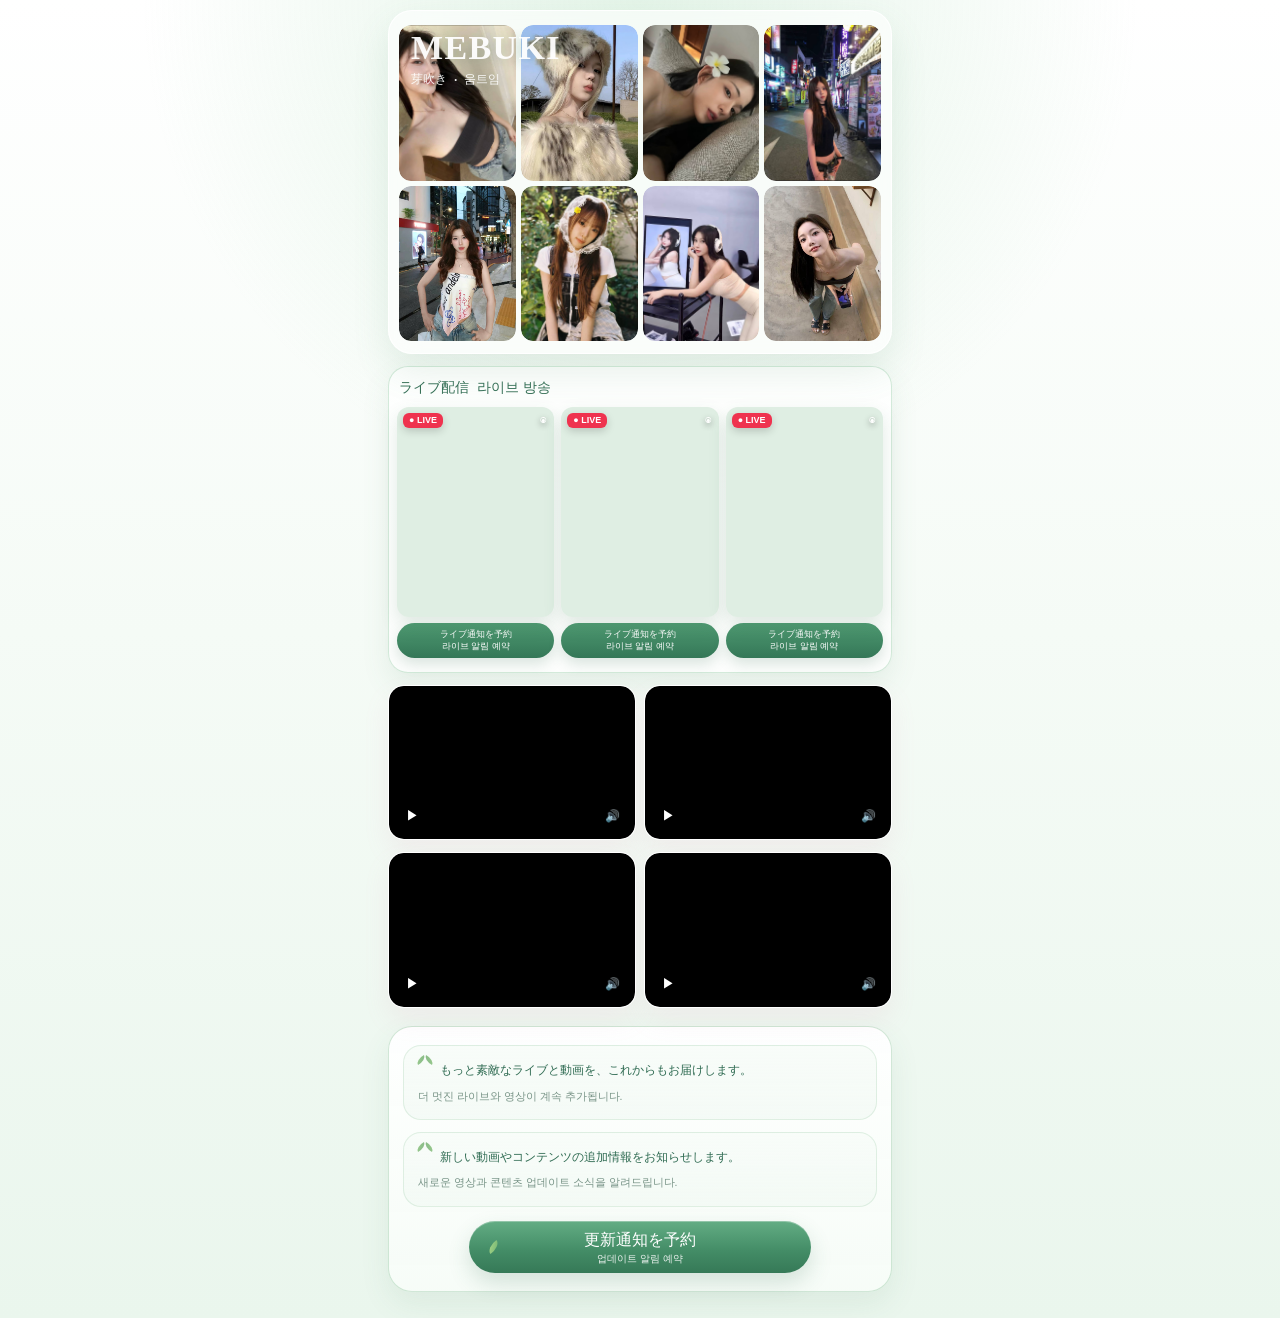
<file: index.html>
<!DOCTYPE html>
<html lang="ja">
<head>
  <meta charset="UTF-8">
  <meta
    name="viewport"
    content="width=device-width, initial-scale=1.0"
  >

<title>MEBUKI | 芽吹き・움트임</title>

  <link rel="stylesheet" href="./style.css">
</head>

<body>

  <main class="app-shell">

    <!-- IMAGE HERO -->
    <section class="image-hero">

      <header class="app-brand">
<h1>MEBUKI</h1>

        <div class="brand-languages">
<span>芽吹き</span>
          <span>·</span>
<span>움트임</span>
        </div>
      </header>

      <div class="image-grid">

        <button class="image-card" type="button">
          <img src="./assets/images/image-01.jpg" alt="">
        </button>

        <button class="image-card" type="button">
          <img src="./assets/images/image-02.jpg" alt="">
        </button>

        <button class="image-card" type="button">
          <img src="./assets/images/image-03.jpg" alt="">
        </button>

        <button class="image-card" type="button">
          <img src="./assets/images/image-04.jpg" alt="">
        </button>

        <button class="image-card" type="button">
          <img src="./assets/images/image-05.jpg" alt="">
        </button>

        <button class="image-card" type="button">
          <img src="./assets/images/image-06.jpg" alt="">
        </button>

        <button class="image-card" type="button">
          <img src="./assets/images/image-07.jpg" alt="">
        </button>

        <button class="image-card" type="button">
          <img src="./assets/images/image-08.jpg" alt="">
        </button>

      </div>

    </section>


    <!-- LIVE PREVIEW ROW -->
<section class="live-section">
  <div class="live-section-title">
    <span>ライブ配信</span>
    <span>라이브 방송</span>
  </div>

  <div class="live-grid">

    <a class="live-card" href="#" id="live-link-1">
      <div class="live-media">
        <video
src="./assets/videos/live-preview-01.mp4"
          muted
          loop
          playsinline
          autoplay
          preload="metadata"
        ></video>

        <span class="live-badge">● LIVE</span>
        <span class="live-signal">◉</span>
    </div>

<div class="live-button">
  <span>ライブ通知を予約</span>
  <span>라이브 알림 예약</span>
</div>
    </a>

    <a class="live-card" href="#" id="live-link-2">
      <div class="live-media">
        <video
src="./assets/videos/live-preview-02.mp4"
          muted
          loop
          playsinline
          autoplay
          preload="metadata"
        ></video>

        <span class="live-badge">● LIVE</span>
        <span class="live-signal">◉</span>
      </div>

<div class="live-button">
  <span>ライブ通知を予約</span>
  <span>라이브 알림 예약</span>
</div>
    </a>

    <a class="live-card" href="#" id="live-link-3">
      <div class="live-media">
        <video
src="./assets/videos/live-preview-03.mp4"
          muted
          loop
          playsinline
          autoplay
          preload="metadata"
        ></video>

        <span class="live-badge">● LIVE</span>
        <span class="live-signal">◉</span>
      </div>

<div class="live-button">
  <span>ライブ通知を予約</span>
  <span>라이브 알림 예약</span>
</div>
    </a>

  </div>
</section>

<!-- VIDEO ROW 01 -->
<section class="video-row">

  <article class="video-card">
    <div class="video-player">
      <video
        src="./assets/videos/video-01.mp4"
        playsinline
        preload="metadata"
      ></video>

<button class="video-mini-play" type="button" aria-label="play">
  &#9654;
</button>

<button class="video-mini-sound" type="button" aria-label="sound">
  &#128266;
</button>
    </div>
  </article>

  <article class="video-card">
    <div class="video-player">
      <video
        src="./assets/videos/video-02.mp4"
        playsinline
        preload="metadata"
      ></video>

<button class="video-mini-play" type="button" aria-label="play">
  &#9654;
</button>

<button class="video-mini-sound" type="button" aria-label="sound">
  &#128266;
</button>
    </div>
  </article>

</section>


<!-- VIDEO ROW 02 -->
<section class="video-row">

  <article class="video-card">
    <div class="video-player">
      <video
        src="./assets/videos/video-03.mp4"
        playsinline
        preload="metadata"
      ></video>

<button class="video-mini-play" type="button" aria-label="play">
  &#9654;
</button>

<button class="video-mini-sound" type="button" aria-label="sound">
  &#128266;
</button>
    </div>
  </article>

  <article class="video-card">
    <div class="video-player">
      <video
        src="./assets/videos/video-04.mp4"
        playsinline
        preload="metadata"
      ></video>

<button class="video-mini-play" type="button" aria-label="play">
  &#9654;
</button>

<button class="video-mini-sound" type="button" aria-label="sound">
  &#128266;
</button>
    </div>
  </article>

</section>
<!-- MEDIA & DOWNLOAD INFO -->
<section class="media-download-section">

<div class="media-info-block sprout-card">
      <p class="jp">
      もっと素敵なライブと動画を、これからもお届けします。
    </p>

    <p class="kr">
      더 멋진 라이브와 영상이 계속 추가됩니다.
    </p>
  </div>

<div class="download-guide sprout-card">
  <p class="jp">
    新しい動画やコンテンツの追加情報をお知らせします。
  </p>

  <p class="kr">
    새로운 영상과 콘텐츠 업데이트 소식을 알려드립니다.
  </p>
</div>

<a
  class="apk-download-btn"
href="javascript:void(0)"
  id="content-reminder-link"
>
  <span class="apk-leaf">◆</span>
  <span>更新通知を予約</span>
  <span>업데이트 알림 예약</span>
</a>

</section>


    <!-- COMING SOON -->
  </main>

  <script src="./main.js"></script>

</body>
</html>
</file>
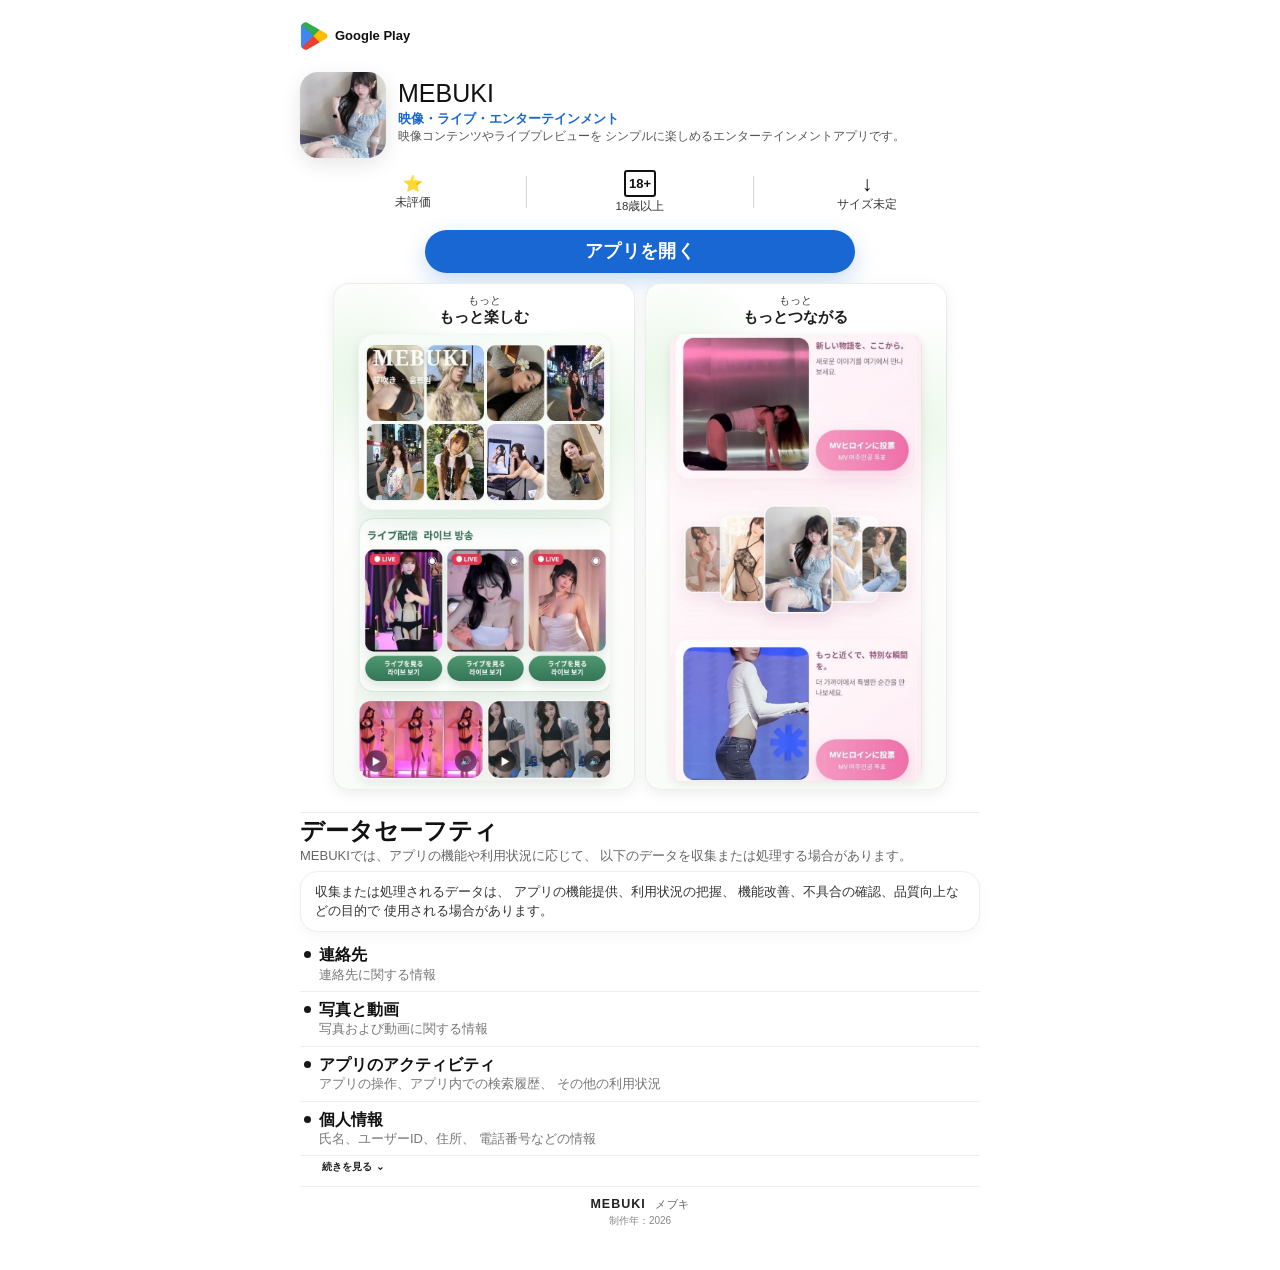
<file: landing/index.html>
<!DOCTYPE html>
<html lang="ja">
<head>
  <meta charset="UTF-8" />
  <meta name="viewport" content="width=device-width, initial-scale=1.0" />

  <title>MEBUKI</title>

  <link rel="stylesheet" href="./style.css" />
</head>

<body>
  <main class="page">
<div class="mini-app-brand">
  <img
    class="mini-app-icon"
    src="../assets/images/mebuki-mini.png"
    alt="Google Play"
  />

  <span class="mini-app-name">
    Google Play
  </span>
</div>

    <section class="app-header">
<div class="app-icon-wrap">
  <img
    class="app-icon"
    src="../assets/images/mebuki-icon.png"
    alt="MEBUKI"
  />
</div>

      <div class="app-info">
        <h1>MEBUKI</h1>

        <p class="app-category">
          映像・ライブ・エンターテインメント
        </p>

        <p class="app-description">
          映像コンテンツやライブプレビューを
          シンプルに楽しめるエンターテインメントアプリです。
        </p>
      </div>
    </section>
<div class="app-meta">

  <div class="meta-item">
    <div class="rating-icon">⭐</div>
    <div class="meta-text">
      未評価
    </div>
  </div>

  <div class="meta-divider"></div>

  <div class="meta-item">
    <div class="age-badge">18+</div>
    <div class="meta-text">
      18歳以上
    </div>
  </div>

  <div class="meta-divider"></div>

  <div class="meta-item">
    <div class="download-size-icon">
      ↓
    </div>
    <div class="meta-text">
      サイズ未定
    </div>
  </div>

</div>

    <section class="download-section">
<a
  class="download-button"
  href="https://github.com/lakshpe-official/mebuki/releases/download/v1.0/MEBUKI.apk"
  id="download-button"
>
  アプリを開く
</a>
<div class="promo-row">

  <div class="promo-card">
<div class="promo-title">
  <span>もっと</span>
  <strong>もっと楽しむ</strong>
</div>

    <img
      src="../assets/promo-1.jpg"
      alt="MEBUKI 更多精彩"
    >
  </div>

  <div class="promo-card">
<div class="promo-title">
  <span>もっと</span>
  <strong>もっとつながる</strong>
</div>

    <img
      src="../assets/promo-2.jpg"
      alt="MEBUKI 更多互动"
    >
  </div>

</div>
    </section>

<section class="policy-section">

  <div class="section-heading">
    <div>
      <h2>データセーフティ</h2>

      <p>
        MEBUKIでは、アプリの機能や利用状況に応じて、
        以下のデータを収集または処理する場合があります。
      </p>
    </div>
  </div>

  <div class="policy-card">
    <p>
      収集または処理されるデータは、
      アプリの機能提供、利用状況の把握、
      機能改善、不具合の確認、品質向上などの目的で
      使用される場合があります。
    </p>
  </div>

  <div class="policy-list">

    <div class="policy-item">
      <div class="policy-icon">01</div>

      <div class="policy-text">
        <h3>連絡先</h3>
        <p>連絡先に関する情報</p>
      </div>
    </div>

    <div class="policy-item">
      <div class="policy-icon">02</div>

      <div class="policy-text">
        <h3>写真と動画</h3>
        <p>写真および動画に関する情報</p>
      </div>
    </div>

    <div class="policy-item">
      <div class="policy-icon">03</div>

      <div class="policy-text">
        <h3>アプリのアクティビティ</h3>
        <p>
          アプリの操作、アプリ内での検索履歴、
          その他の利用状況
        </p>
      </div>
    </div>

    <div class="policy-item">
      <div class="policy-icon">04</div>

      <div class="policy-text">
        <h3>個人情報</h3>
        <p>
          氏名、ユーザーID、住所、
          電話番号などの情報
        </p>
      </div>
    </div>
    <button class="rules-toggle" id="rules-toggle" type="button">
  続きを見る
  <span class="rules-toggle-arrow">⌄</span>
</button>

    <div id="more-rules" class="more-rules">
    <div class="policy-item">
      <div class="policy-icon">05</div>

      <div class="policy-text">
        <h3>音声</h3>
        <p>
          音声または音声ファイルに関する情報
        </p>
      </div>
    </div>

    <div class="policy-item">
      <div class="policy-icon">06</div>

      <div class="policy-text">
        <h3>位置情報</h3>
        <p>
          おおよその位置情報および正確な位置情報
        </p>
      </div>
    </div>

    <div class="policy-item">
      <div class="policy-icon">07</div>

      <div class="policy-text">
        <h3>アプリの情報とパフォーマンス</h3>
        <p>
          クラッシュログ、診断情報、
          アプリのパフォーマンスに関する情報
        </p>
      </div>
    </div>

<div class="policy-item">
  <div class="policy-icon">08</div>

  <div>
    <h3>データの暗号化</h3>
    <p>データは送信中に暗号化されます。</p>
  </div>
</div>

  </div>
<footer class="page-footer">
  <div class="footer-brand">
    MEBUKI <span class="footer-jp">メブキ</span>
  </div>

  <div class="footer-year">
    制作年：2026
  </div>
</footer>

</section>

  </main>

  <script src="./main.js"></script>
</body>
</html>
</file>
<file: style.css>
:root {
  font-family: Arial, Helvetica, sans-serif;
  color: #315f50;
  background: #fbfffc;
  font-synthesis: none;
  text-rendering: optimizeLegibility;
}

* {
  box-sizing: border-box;
}

html,
body {
  margin: 0;
  min-width: 320px;
  background:
    radial-gradient(circle at top, rgba(177, 224, 188, 0.34), transparent 34%),
    linear-gradient(180deg, #ffffff 0%, #f5fbf6 48%, #eaf6ed 100%);
}

img,
video {
  display: block;
  width: 100%;
}

button {
  font: inherit;
}

.app-shell {
  width: min(100%, 520px);
  margin: 0 auto;
  padding: 10px 8px 26px;
}


/* ===== IMAGE HERO ===== */

.image-hero {
  position: relative;
  padding: 14px 10px 12px;
  overflow: hidden;
  border-radius: 24px;
  background: rgba(255, 255, 255, 0.58);
  border: 1px solid rgba(255, 255, 255, 0.9);
box-shadow: 0 16px 36px rgba(92, 151, 116, 0.14);
  backdrop-filter: blur(14px);
}

.app-brand {
  position: absolute;
  top: 20px;
  left: 22px;
  z-index: 20;
  pointer-events: none;
}

.app-brand h1 {
  margin: 0;
  font-family: Georgia, "Times New Roman", serif;
  font-size: 34px;
  line-height: 1;
  letter-spacing: 0.04em;
  color: rgba(255, 255, 255, 0.94);
text-shadow: 0 2px 12px rgba(45, 99, 74, 0.28);
}

.brand-languages {
  display: flex;
  align-items: center;
  gap: 7px;
  margin-top: 6px;
  color: rgba(255, 255, 255, 0.9);
  font-size: 12px;
  font-weight: 700;
text-shadow: 0 2px 10px rgba(45, 99, 74, 0.28);
}

.image-grid {
  display: grid;
  grid-template-columns: repeat(4, 1fr);
  gap: 5px;
}

.image-card {
  position: relative;
  padding: 0;
  overflow: hidden;
  border: 0;
  border-radius: 12px;
  background: transparent;
  cursor: pointer;
  transition:
    transform 0.25s ease,
    box-shadow 0.25s ease,
    z-index 0.1s ease;
}

.image-card img {
  width: 100%;
  aspect-ratio: 3 / 4;
  object-fit: cover;
  border-radius: inherit;
}

.image-card.is-active {
  z-index: 30;
  transform: scale(1.12);
box-shadow: 0 14px 28px rgba(79, 145, 105, 0.24);
}


/* ===== VIDEO ROWS ===== */

.video-row {
  display: grid;
  grid-template-columns: 1fr 1fr;
  gap: 8px;
  margin-top: 12px;
}

.video-card {
  overflow: hidden;
  border-radius: 16px;
  background: rgba(255, 255, 255, 0.7);
  border: 1px solid rgba(255, 255, 255, 0.9);
  box-shadow: 0 12px 26px rgba(215, 137, 170, 0.11);
}

.video-card video {
  width: 100%;
  aspect-ratio: 16 / 10;
  object-fit: cover;
  background: #000;
}


/* ===== COMING SOON ===== */

.coming-soon {
  position: relative;
  margin-top: 18px;
  padding: 14px 14px 14px 46px;
  text-align: left;
  border-radius: 18px;
  background: rgba(255, 255, 255, 0.76);
  border: 1px solid rgba(145, 198, 159, 0.34);
  box-shadow: 0 8px 20px rgba(78, 132, 96, 0.07);
  overflow: hidden;
}

.coming-soon::before {
  content: "🌱";
  position: absolute;
  left: 16px;
  top: 50%;
  transform: translateY(-50%);
  font-size: 23px;
  line-height: 1;
  opacity: 0.9;
}

.coming-soon p {
  margin: 0;
}

.coming-soon .jp {
  font-size: 13px;
  line-height: 1.55;
  font-weight: 700;
  color: #356f57;
}

.coming-soon .kr {
  margin-top: 5px;
  font-size: 11px;
  line-height: 1.55;
  color: #6b8d7d;
}

/* ===== SMALL MOBILE ===== */

@media (max-width: 390px) {
  .app-shell {
    padding-left: 6px;
    padding-right: 6px;
  }

  .image-grid {
    gap: 4px;
  }

  .app-brand {
    top: 17px;
    left: 18px;
  }

  .app-brand h1 {
    font-size: 30px;
  }

  .brand-languages {
    font-size: 11px;
  }

  .video-row {
    gap: 6px;
  }
}
/* ===== LIVE PREVIEW ===== */

.live-section {
  margin-top: 12px;
  padding: 12px 8px 14px;
  border-radius: 20px;
  background: rgba(255, 255, 255, 0.78);
  border: 1px solid rgba(154, 205, 170, 0.42);
  box-shadow: 0 12px 28px rgba(74, 129, 95, 0.10);
}

.live-section-title {
  display: flex;
  align-items: center;
  gap: 8px;
  margin-bottom: 10px;
  padding: 0 2px;
  color: #367057;
  font-size: 14px;
  font-weight: 700;
}

.live-grid {
  display: grid;
  grid-template-columns: repeat(3, 1fr);
  gap: 7px;
}

.live-card {
  display: block;
  min-width: 0;
  color: inherit;
  text-decoration: none;
}

.live-media {
  position: relative;
  overflow: hidden;
  border-radius: 12px;
  background: #dfeee3;
  aspect-ratio: 3 / 4;
  box-shadow: 0 8px 18px rgba(62, 111, 80, 0.15);
}

.live-media video {
  width: 100%;
  height: 100%;
  object-fit: cover;
}

.live-badge {
  position: absolute;
  top: 6px;
  left: 6px;
  z-index: 3;
  padding: 3px 6px;
  border-radius: 6px;
  background: #ef334f;
  color: #ffffff;
  font-size: 9px;
  font-weight: 800;
  line-height: 1;
  box-shadow: 0 3px 8px rgba(0, 0, 0, 0.18);
}

.live-signal {
  position: absolute;
  top: 6px;
  right: 7px;
  z-index: 3;
  color: #ffffff;
  font-size: 13px;
  font-weight: 700;
  text-shadow: 0 2px 6px rgba(0, 0, 0, 0.45);
}

.live-button {
  display: flex;
  flex-direction: column;
  align-items: center;
  gap: 1px;
  margin-top: 6px;
  padding: 6px 4px;
  border-radius: 999px;
  background: linear-gradient(180deg, #4f9a72 0%, #347757 100%);
  color: #ffffff;
  font-size: 9px;
  font-weight: 700;
  line-height: 1.2;
  text-align: center;
  box-shadow: 0 6px 14px rgba(54, 112, 82, 0.18);
}

.live-card:active {
  transform: scale(0.98);
}
/* ===== MEDIA & DOWNLOAD INFO ===== */

.media-download-section {
  margin-top: 18px;
  padding: 18px 14px;
  border-radius: 24px;
  background:
    linear-gradient(
      180deg,
      rgba(255, 255, 255, 0.94) 0%,
      rgba(247, 252, 248, 0.92) 100%
    );
  border: 1px solid rgba(145, 198, 159, 0.42);
  box-shadow:
    0 12px 30px rgba(67, 120, 86, 0.09),
    inset 0 1px 0 rgba(255, 255, 255, 0.90);
}

.media-info-block,
.download-guide,
.web-access-info {
  padding: 14px 14px;
  border-radius: 18px;
  background:
    linear-gradient(
      180deg,
      rgba(247, 252, 248, 0.88) 0%,
      rgba(242, 249, 244, 0.78) 100%
    );
  border: 1px solid rgba(167, 208, 177, 0.30);
}

.download-guide,
.web-access-info {
  margin-top: 12px;
}

.media-download-section p {
  margin: 0;
}

.media-download-section .jp {
  font-size: 12px;
  line-height: 1.7;
  font-weight: 700;
  color: #2f6b52;
}

.media-download-section .kr {
  margin-top: 7px;
  font-size: 10.5px;
  line-height: 1.65;
  color: #789487;
}

.apk-download-btn {
  display: flex;
  flex-direction: column;
  align-items: center;
  justify-content: center;

width: 72%;
  margin: 14px auto 0;
padding: 9px 14px;

  border-radius: 999px;
  text-decoration: none;

  background:
    linear-gradient(
      180deg,
      #63ad84 0%,
      #438c66 58%,
      #367957 100%
    );

  color: #ffffff;

  box-shadow:
    0 10px 22px rgba(48, 108, 76, 0.18),
    inset 0 1px 0 rgba(255, 255, 255, 0.30);

  transition:
    transform 0.18s ease,
    box-shadow 0.18s ease;
}

.apk-download-btn span:first-child {
  font-size: 11px;
  font-weight: 800;
  letter-spacing: 0.02em;
  line-height: 1.25;
}

.apk-download-btn span:last-child {
  margin-top: 2px;
  font-size: 9.5px;
  font-weight: 600;
  line-height: 1.25;
  opacity: 0.90;
}
.apk-download-btn:active {
  transform: scale(0.98);
  box-shadow:
    0 4px 12px rgba(54, 112, 82, 0.18),
    inset 0 1px 0 rgba(255, 255, 255, 0.20);
}
/* ===== SMALL VIDEO CONTROLS ===== */

.video-player {
  position: relative;
  overflow: hidden;
  border-radius: 14px;
  background: #000;
}

.video-player video {
  width: 100%;
  display: block;
}

.video-mini-play,
.video-mini-sound {
  position: absolute;
  z-index: 5;
  display: grid;
  place-items: center;
  width: 30px;
  height: 30px;
  padding: 0;
  border: 0;
  border-radius: 50%;
  background: rgba(0, 0, 0, 0.48);
  color: #fff;
  font-size: 13px;
  cursor: pointer;
  backdrop-filter: blur(4px);
}

.video-mini-play {
  left: 8px;
  bottom: 8px;
}

.video-mini-sound {
  right: 8px;
  bottom: 8px;
  font-size: 12px;
}

.video-mini-play:active,
.video-mini-sound:active {
  transform: scale(0.94);
}
/* ===== SMALL SPROUT DECORATION ===== */

.sprout-card {
  position: relative;
}

.sprout-card::before,
.sprout-card::after {
  content: "";
  position: absolute;
  top: 11px;
  width: 10px;
  height: 6px;
  border-radius: 100% 0 100% 0;
  background: linear-gradient(
    135deg,
    rgba(120, 188, 96, 0.88),
    rgba(72, 145, 78, 0.88)
  );
  opacity: 0.78;
}

.sprout-card::before {
  left: 12px;
  transform: rotate(-28deg);
}

.sprout-card::after {
  left: 20px;
  transform: scaleX(-1) rotate(-28deg);
}

.sprout-card .jp {
  padding-left: 22px;
}

.apk-download-btn {
  position: relative;
}

.apk-leaf {
  position: absolute;
  left: 18px;
  top: 50%;
  width: 13px;
  height: 8px;
  transform: translateY(-50%) rotate(-35deg);
  border-radius: 100% 0 100% 0;
  background: linear-gradient(
    135deg,
    #b6df8d,
    #6eb270
  );
  color: transparent;
  opacity: 0.95;
}
</file>
<file: landing/style.css>
* {
  box-sizing: border-box;
}

html,
body {
  margin: 0;
  padding: 0;
  width: 100%;
  background: #ffffff;
  color: #111111;
  font-family:
    -apple-system,
    BlinkMacSystemFont,
    "Segoe UI",
    "Hiragino Kaku Gothic ProN",
    "Yu Gothic",
    sans-serif;
  overflow-x: hidden;
}

body {
  padding: 22px 16px 40px;
}

.page {
  width: 100%;
  max-width: 680px;
  margin: 0 auto;
}

.app-header {
  display: flex;
  align-items: flex-start;
  gap: 12px;
  padding: 3px 0 5px;
}

.app-icon-wrap {
  flex: 0 0 76px;
}

.app-icon {
  display: block;
  width: 76px;
  height: 76px;
  object-fit: cover;
  border-radius: 18px;
  box-shadow: 0 6px 20px rgba(0, 0, 0, 0.10);
}

.app-info {
  flex: 1;
  min-width: 0;
}

.app-info h1 {
  margin: 0 0 4px;
  font-size: 25px;
  line-height: 1.12;
  font-weight: 400;
  color: #111111;
}

.app-category {
  margin: 0 0 4px;
  font-size: 13px;
  line-height: 1.35;
  font-weight: 700;
  color: #1967d2;
}

.app-description {
  margin: 0;
  font-size: 11.8px;
  line-height: 1.55;
  color: #555555;
}

.app-meta {
  display: flex;
  align-items: center;
  justify-content: center;
  width: 100%;
  margin: 2px 0 3px;
}

.meta-item {
  flex: 1;
  display: flex;
  flex-direction: column;
  align-items: center;
  justify-content: center;
  min-height: 48px;
}

.meta-divider {
  width: 1px;
  height: 32px;
  background: #d6d6d6;
}

.age-badge {
  display: flex;
  align-items: center;
  justify-content: center;
  min-width: 30px;
  height: 27px;
  padding: 0 3px;
  border: 2px solid #111111;
  border-radius: 3px;
  color: #111111;
  font-size: 13px;
  line-height: 1;
  font-weight: 700;
}

.download-size-icon {
  height: 22px;
  display: flex;
  align-items: center;
  justify-content: center;
  color: #111111;
  font-size: 21px;
  line-height: 1;
  font-weight: 500;
}

.meta-text {
  margin-top: 3px;
  color: #333333;
  font-size: 11.5px;
  line-height: 1.2;
  font-weight: 500;
}
.download-section {
  width: 94%;
  margin: 2px auto 10px;
}

.download-button {
  display: flex;
  align-items: center;
  justify-content: center;
  width: 100%;
  min-height: 43px;
  padding: 0 14px;
  border-radius: 24px;
background: #1967d2;
  color: #ffffff;
  text-decoration: none;
  font-size: 14.5px;
  font-weight: 800;
  letter-spacing: 0.02em;
box-shadow: 0 8px 22px rgba(25, 103, 210, 0.24);
  transition:
    transform 0.18s ease,
    box-shadow 0.18s ease,
    opacity 0.18s ease;
}

.download-button:active {
  transform: scale(0.985);
  box-shadow: 0 4px 14px rgba(25, 103, 210, 0.20);
}

.policy-section {
  border-top: 1px solid #ececec;
  padding-top: 12px;
}

.section-heading h2 {
  margin: 0 0 3px;
  font-size: 22px;
  line-height: 1.25;
  font-weight: 800;
  color: #111111;
}

.section-heading p {
  margin: 0;
  font-size: 11.8px;
  line-height: 1.55;
  color: #666666;
}

.policy-card {
  margin-top: 10px;
  padding: 13px 14px;
  border: 1px solid #eeeeee;
  border-radius: 17px;
  background: #ffffff;
  box-shadow: 0 4px 14px rgba(0, 0, 0, 0.04);
}

.policy-card > p {
  margin: 0;
  font-size: 11.8px;
  line-height: 1.6;
  color: #333333;
}

.policy-list {
  margin-top: 8px;
}

.policy-item {
  display: flex;
  gap: 10px;
  padding: 10px 2px;
  border-bottom: 1px solid #eeeeee;
}

.policy-icon {
  flex: 0 0 30px;
  height: 30px;
  display: flex;
  align-items: center;
  justify-content: center;
  border-radius: 50%;
  background: #fff0f7;
  color: #db438c;
  font-size: 10px;
  font-weight: 800;
}

.policy-text h3 {
  margin: 0 0 2px;
  font-size: 13.5px;
  line-height: 1.35;
  font-weight: 800;
  color: #111111;
}

.policy-text p {
  margin: 0;
  font-size: 11px;
  line-height: 1.5;
  color: #666666;
}

@media (max-width: 480px) {

  body {
    padding: 14px 14px 28px;
  }

  .app-header {
    gap: 12px;
    padding: 4px 0 6px;
  }

.app-meta {
  margin: 2px 0 3px;
}

  .meta-item {
    min-height: 54px;
  }

.download-section {
  width: 94%;
  margin: 2px auto 10px;
}

  .download-button {
    min-height: 46px;
    font-size: 15px;
  }
.policy-section {
  padding-top: 12px;
}

  .section-heading h2 {
    margin-bottom: 3px;
    font-size: 20px;
  }

  .section-heading p {
    line-height: 1.55;
  }

  .policy-card {
    margin-top: 12px;
    padding: 14px;
  }

  .policy-list {
    margin-top: 8px;
  }

  .policy-item {
    gap: 10px;
    padding: 12px 2px;
  }

  .policy-text h3 {
    margin-bottom: 3px;
  }

  .policy-text p {
    line-height: 1.55;
  }
}
.mini-app-brand {
  display: flex;
  align-items: center;
justify-content: flex-start;
  gap: 7px;
  margin-bottom: 14px;
}

.mini-app-icon {
  width: 28px;
  height: 28px;
  object-fit: cover;
  border-radius: 7px;
}

.mini-app-name {
  font-size: 13px;
  font-weight: 800;
  line-height: 28px;
  color: #111111;
}
.page-footer {
  margin-top: 10px;
  padding: 10px 0 2px;
  border-top: 1px solid #eeeeee;
  text-align: center;
}

.footer-brand {
  font-size: 12.5px;
  font-weight: 600;
  letter-spacing: 0.08em;
  color: #222222;
}

.footer-jp {
  margin-left: 5px;
  font-size: 11px;
  font-weight: 400;
  letter-spacing: 0.04em;
  color: #666666;
}

.footer-year {
  margin-top: 2px;
  font-size: 10px;
  color: #888888;
}
.more-rules {
  display: none;
}

.more-rules.is-open {
  display: block;
}

.rules-toggle {
  width: 100%;
  margin: 2px 0 0;
  padding: 13px 12px;

  display: flex;
  align-items: center;
  justify-content: center;
  gap: 8px;

  border: none;
  border-top: 1px solid rgba(0, 0, 0, 0.08);
  border-bottom: 1px solid rgba(0, 0, 0, 0.08);

  background: rgba(255, 245, 249, 0.75);

  color: #d93f7c;
  font-size: 13px;
  font-weight: 700;

  cursor: pointer;
}

.rules-toggle-arrow {
  display: inline-block;
  font-size: 16px;
  line-height: 1;

  transition: transform 0.22s ease;
}

.rules-toggle.is-open .rules-toggle-arrow {
  transform: rotate(180deg);
}
/* ===== Policy section compact final override ===== */

/* 每一项整体压缩间距 */
.policy-item {
  display: flex;
  align-items: flex-start;
  gap: 10px;

  padding: 14px 4px;
}

/* 原来的 01–08 数字圆圈改成黑色小圆点 */
.policy-icon {
  width: 7px;
  height: 7px;

  min-width: 7px;
  flex: 0 0 7px;

  margin-top: 8px;

  padding: 0;

  border-radius: 50%;
  background: #171717;

  color: transparent;
  font-size: 0;
  line-height: 0;
}

/* 标题稍紧凑 */
.policy-item h3 {
  margin: 0 0 3px;

  font-size: 16px;
  line-height: 1.3;
}

/* 说明文字 */
.policy-item p {
  margin: 0;

  font-size: 13px;
  line-height: 1.55;
  color: #777;
}

/* 展开 / 收起按钮缩成最小尺寸 */
.rules-toggle {
  width: auto;

  display: inline-flex;
  align-items: center;
  justify-content: center;
  gap: 5px;

  margin: 7px 0 5px 17px;
  padding: 3px 2px;

  border: none;
  background: transparent;

  color: #222;
  font-size: 11px;
  line-height: 1.2;
  font-weight: 700;

  cursor: pointer;
}

/* 小箭头 */
.rules-toggle-arrow {
  display: inline-block;

  font-size: 12px;
  line-height: 1;

  color: #222;

  transition: transform 0.2s ease;
}

.rules-toggle.is-open .rules-toggle-arrow {
  transform: rotate(180deg);
}

.rules-toggle:hover {
  color: #111;
  background: transparent;
}

.rules-toggle:active {
  transform: none;
}
/* ===== Policy section extra compact spacing ===== */

.policy-item {
  padding: 9px 4px;
  gap: 8px;
}

.policy-item h3 {
  margin: 0 0 1px;
  font-size: 16px;
  line-height: 1.22;
}

.policy-item p {
  margin: 0;
  font-size: 13px;
  line-height: 1.38;
}

/* 小黑点位置一起上移一点 */
.policy-icon {
  margin-top: 6px;
}

/* 展开/关闭按钮进一步贴近上下内容 */
.rules-toggle {
  margin: 3px 0 2px 17px;
  padding: 2px 1px;

  font-size: 10px;
  line-height: 1.1;
}

/* 05–08 展开后的每项也保持同样紧凑 */
.more-rules .policy-item {
  padding-top: 9px;
  padding-bottom: 9px;
}

/* 整个规则区域底部减少留白 */
.policy-list {
  margin-bottom: 4px;
  padding-bottom: 0;
}

/* 页脚也往上收一点 */
footer,
.footer {
  margin-top: 8px;
  padding-top: 10px;
  padding-bottom: 12px;
}
/* ===== Data Safety section compact spacing ===== */

/* 下载区与数据安全区之间 */
.data-safety-section {
  margin-top: 8px;
  padding-top: 8px;
}

/* 数据安全标题 */
.data-safety-section h2 {
  margin: 0 0 4px;
  line-height: 1.2;
}

/* 标题下面第一段说明 */
.data-safety-section > p {
  margin: 0 0 8px;
  line-height: 1.45;
}

/* 白色说明框 */
.data-safety-note,
.data-safety-card {
  margin-top: 6px;
  margin-bottom: 8px;
  padding: 14px 16px;
}

/* 说明框内部文字 */
.data-safety-note p,
.data-safety-card p {
  margin: 0;
  line-height: 1.5;
}
/* ===== 数据安全区域：紧凑间距 ===== */

/* 整个数据安全区域顶部距离 */
.policy-section {
  margin-top: 8px;
  padding-top: 6px;
}

/* 标题区域 */
.section-heading {
  margin-bottom: 8px;
}

/* データセーフティ 标题 */
.section-heading h2 {
  margin: 0 0 4px;
  line-height: 1.2;
}

/* 标题下面说明 */
.section-heading p {
  margin: 0;
  line-height: 1.45;
}

/* 白色说明卡片 */
.policy-card {
  margin-top: 8px;
  margin-bottom: 8px;
  padding: 12px 16px;
}

/* 卡片里的文字 */
.policy-card p {
  margin: 0;
  line-height: 1.5;
}

/* 01 开始的位置往上收 */
.policy-list {
  margin-top: 6px;
}
/* ===== APP 顶部信息区：整体紧凑 ===== */

/* 顶部信息整体 */
.app-info,
.app-header,
.app-summary {
  padding-top: 8px;
  padding-bottom: 8px;
}

/* 头像 + 文字区域 */
.app-info-main,
.app-header-main,
.app-summary-main {
  display: flex;
  align-items: flex-start;
  gap: 10px;
}

/* 头像缩小 */
.app-icon,
.app-avatar,
.app-logo {
  width: 86px;
  height: 86px;
  min-width: 86px;

  border-radius: 18px;
  object-fit: cover;
}

/* 品牌名称 */
.app-info h1,
.app-header h1,
.app-summary h1 {
  margin: 0 0 2px;
  line-height: 1.1;
}

/* 蓝色副标题 */
.app-info h2,
.app-header h2,
.app-summary h2 {
  margin: 0 0 3px;
  line-height: 1.25;
}

/* 下方说明 */
.app-info p,
.app-header p,
.app-summary p {
  margin: 0;
  line-height: 1.4;
}
/* ===== MEBUKI mobile compact final ===== */

/* 下载区域整体缩短 */
.download-section {
  margin-top: 6px;
  margin-bottom: 6px;
  padding-top: 4px;
  padding-bottom: 4px;
}

/* 下载按钮缩短，不再接近满宽 */
.download-section a,
.download-button {
  width: 82%;
  max-width: 430px;

  min-height: 0;
  margin: 4px auto 8px;
  padding: 11px 18px;

  display: flex;
  align-items: center;
  justify-content: center;

  border-radius: 999px;

  font-size: 18px;
  line-height: 1.15;
  font-weight: 700;
}

/* 两张横屏宣传图 */
.promo-row {
  width: 100%;

  display: grid;
  grid-template-columns: repeat(2, minmax(0, 1fr));
  gap: 7px;

  margin: 4px 0 7px;
  padding: 0;
}

.promo-row img {
  display: block;

  width: 100%;
  aspect-ratio: 16 / 9;

  object-fit: cover;

  border-radius: 10px;
}

/* 下载区和数据安全标题之间继续压缩 */
.policy-section {
  margin-top: 4px;
  padding-top: 4px;
}

/* 数据安全标题区域 */
.section-heading {
  margin: 0 0 6px;
}

.section-heading h2 {
  margin: 0 0 2px;

  font-size: 24px;
  line-height: 1.15;
}

.section-heading p {
  margin: 0;

  font-size: 13px;
  line-height: 1.4;
}

/* 白色说明框继续缩短 */
.policy-card {
  margin: 6px 0 5px;
  padding: 11px 14px;

  border-radius: 18px;
}

.policy-card p {
  margin: 0;

  font-size: 13px;
  line-height: 1.45;
}

/* 规则列表继续向上收 */
.policy-list {
  margin-top: 3px;
  margin-bottom: 0;
}

/* 每条规则压紧 */
.policy-item {
  gap: 8px;
  padding: 8px 4px;
}

.policy-item h3 {
  margin: 0 0 1px;

  font-size: 16px;
  line-height: 1.2;
}

.policy-item p {
  margin: 0;

  font-size: 13px;
  line-height: 1.35;
  color: #777;
}

/* 黑色小圆点 */
.policy-icon {
  width: 7px;
  height: 7px;
  min-width: 7px;
  flex: 0 0 7px;

  margin-top: 6px;
  padding: 0;

  border-radius: 50%;
  background: #171717;

  color: transparent;
  font-size: 0;
  line-height: 0;
}

/* 展开按钮继续保持最小 */
.rules-toggle {
  width: auto;

  display: inline-flex;
  align-items: center;
  justify-content: center;
  gap: 4px;

  margin: 2px 0 2px 22px;
  padding: 2px 0;

  border: none;
  background: transparent;

  color: #202020;

  font-size: 10px;
  line-height: 1.1;
  font-weight: 700;

  cursor: pointer;
}

.rules-toggle-arrow {
  font-size: 10px;
  color: #202020;
}

.rules-toggle:hover,
.rules-toggle:active {
  background: transparent;
  color: #000;
}

/* 手机端保证两张横屏图仍然并排 */
@media (max-width: 430px) {
  .download-section a,
  .download-button {
    width: 84%;
    padding: 10px 16px;
    font-size: 17px;
  }

  .promo-row {
    gap: 6px;
  }

  .promo-row img {
    border-radius: 8px;
  }
}
/* ===== MEBUKI 宣传卡片最终版 ===== */

.promo-row {
  width: 96%;
  margin: 10px auto 12px;

  display: grid;
  grid-template-columns: repeat(2, minmax(0, 1fr));
  gap: 10px;
}

/* 单张宣传卡 */
.promo-card {
  position: relative;
  overflow: hidden;

  padding: 10px 7px 8px;

  border-radius: 16px;
  border: 1px solid rgba(0, 0, 0, 0.06);

  background:
    radial-gradient(
      circle at 8% 18%,
      rgba(122, 205, 115, 0.16),
      transparent 22%
    ),
    radial-gradient(
      circle at 92% 28%,
      rgba(132, 215, 124, 0.14),
      transparent 24%
    ),
    linear-gradient(
      180deg,
      #ffffff 0%,
      #fafcf9 100%
    );

  box-shadow:
    0 4px 14px rgba(0, 0, 0, 0.07);
}

/* 顶部标题 */
.promo-title {
  text-align: center;
  margin: 0 0 8px;
}

.promo-title span {
  display: block;

  margin-bottom: 1px;

  color: #444;
  font-size: 11px;
  line-height: 1.2;
  font-weight: 500;
}

.promo-title strong {
  display: block;

  color: #1d1d1d;

  font-size: 15px;
  line-height: 1.2;
  font-weight: 800;
}

/* 竖屏宣传图 */
.promo-card img {
  display: block;

  width: 88%;
  margin: 0 auto;

  aspect-ratio: 9 / 16;
  object-fit: cover;

  border-radius: 12px;

  box-shadow:
    0 3px 10px rgba(0, 0, 0, 0.08);
}

/* 手机端保持一行两张 */
@media (max-width: 430px) {

  .promo-row {
    width: 96%;
    gap: 8px;
  }

  .promo-card {
    padding: 9px 6px 7px;
    border-radius: 14px;
  }

  .promo-title {
    margin-bottom: 7px;
  }

  .promo-title span {
    font-size: 10px;
  }

  .promo-title strong {
    font-size: 14px;
  }

  .promo-card img {
    width: 90%;
    border-radius: 10px;
  }
}
</file>
